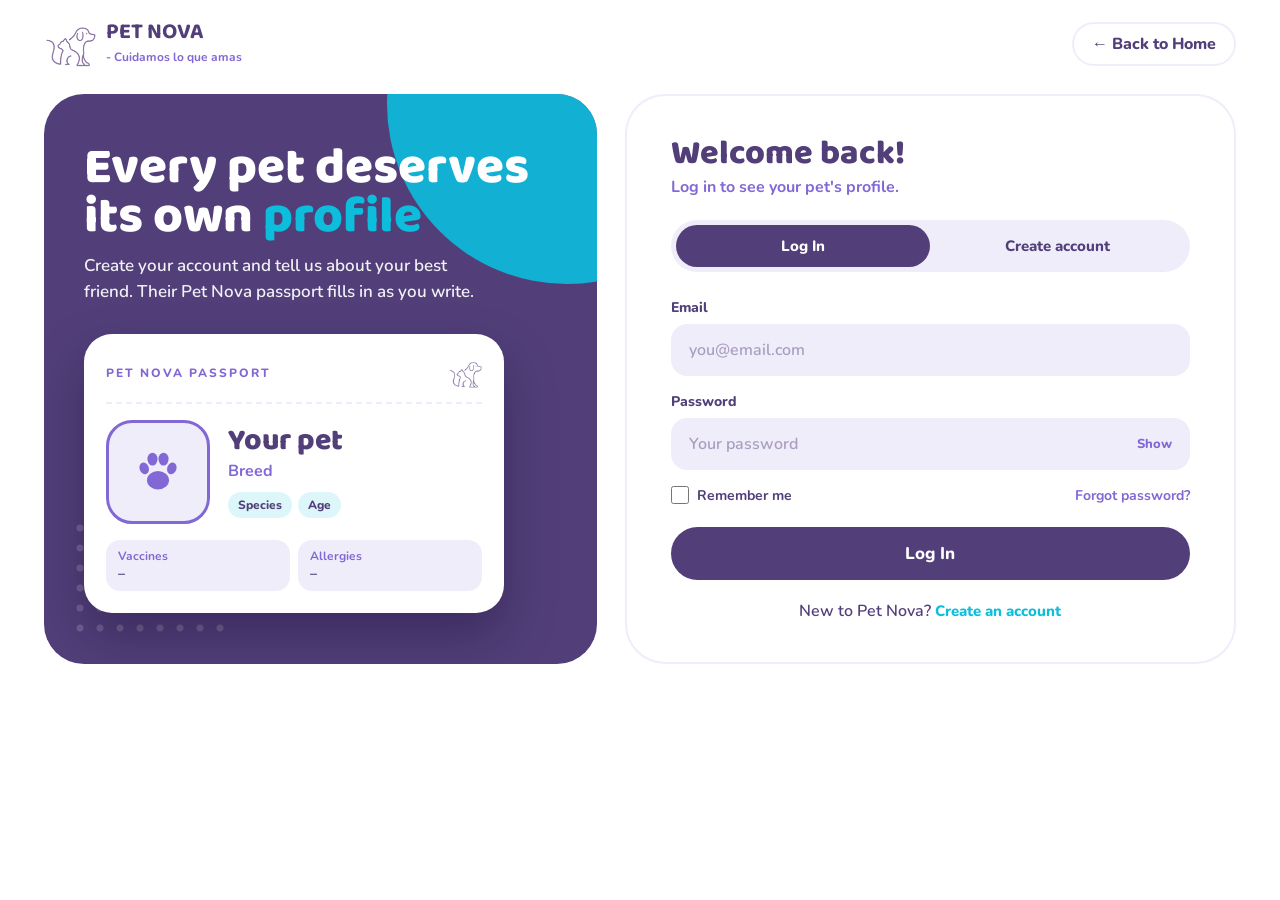
<file: login.html>
<!DOCTYPE html>
<html lang="en">

<head>
    <meta charset="UTF-8">
    <meta name="viewport" content="width=device-width, initial-scale=1.0">
    <title>Log In – Pet Nova</title>
    <link
        href="https://fonts.googleapis.com/css2?family=Baloo+2:wght@700;800&family=Nunito:wght@500;600;700;800&display=swap"
        rel="stylesheet">

    <style>
        /* ===================================================== */
        /* ===== BASE ===== */
        /* ===================================================== */
        :root {
            --morado: #523f7a;
            --lila: #8268d5;
            --celeste: #0cbddc;
            --tinta: #2b2046;
            --lila-suave: rgba(130, 104, 213, 0.12);
            --celeste-suave: rgba(12, 189, 220, 0.14);
        }

        * {
            margin: 0;
            padding: 0;
            box-sizing: border-box;
        }

        body {
            font-family: 'Nunito', Arial, sans-serif;
            color: var(--tinta);
            background: #fff;
            min-height: 100vh;
        }

        a {
            color: inherit;
            text-decoration: none;
        }

        h1,
        h2,
        h3 {
            font-family: 'Baloo 2', Arial, sans-serif;
            font-weight: 800;
        }

        :focus-visible {
            outline: 3px solid var(--celeste);
            outline-offset: 3px;
        }

        /* ===================================================== */
        /* ===== BARRA DE ARRIBA ===== */
        /* ===================================================== */
        .barra {
            max-width: 1240px;
            margin: 0 auto;
            padding: 18px 24px;
            display: flex;
            align-items: center;
            justify-content: space-between;
        }

        .logo {
            display: flex;
            align-items: center;
            gap: 10px;
        }

        .logo img {
            width: 52px;
            height: auto;
        }

        .logo strong {
            display: block;
            font-family: 'Baloo 2', sans-serif;
            font-size: 22px;
            color: var(--morado);
            line-height: 1.05;
        }

        .logo small {
            color: var(--lila);
            font-weight: 700;
            font-size: 12px;
        }

        .volver {
            font-weight: 800;
            color: var(--morado);
            padding: 9px 18px;
            border-radius: 30px;
            border: 2px solid var(--lila-suave);
            transition: border-color .25s;
        }

        .volver:hover {
            border-color: var(--lila);
        }

        /* ===================================================== */
        /* ===== DISEÑO PRINCIPAL ===== */
        /* ===================================================== */
        .principal {
            max-width: 1240px;
            margin: 0 auto;
            padding: 6px 24px 40px;
            display: grid;
            grid-template-columns: 0.95fr 1.05fr;
            gap: 28px;
            align-items: stretch;
        }

        /* ----- Lado izquierdo: pasaporte de la mascota ----- */
        .lado-mascota {
            position: relative;
            overflow: hidden;
            background: var(--morado);
            border-radius: 40px;
            padding: 44px 40px;
            color: #fff;
            display: flex;
            flex-direction: column;
            justify-content: center;
        }

        /* Decoración quieta */
        .lado-mascota::before {
            content: "";
            position: absolute;
            width: 360px;
            height: 360px;
            border-radius: 50%;
            background: var(--celeste);
            opacity: 0.9;
            top: -170px;
            right: -150px;
        }

        .lado-mascota::after {
            content: "";
            position: absolute;
            bottom: 26px;
            left: 26px;
            width: 160px;
            height: 120px;
            background: radial-gradient(circle, rgba(255, 255, 255, 0.18) 3px, transparent 4px) 0 0 / 20px 20px;
        }

        .lado-mascota>* {
            position: relative;
            z-index: 1;
        }

        .lado-mascota h1 {
            font-size: clamp(36px, 4vw, 52px);
            line-height: 0.95;
            margin-bottom: 12px;
        }

        .lado-mascota h1 span {
            color: var(--celeste);
        }

        .lado-mascota>p {
            font-weight: 600;
            font-size: 17px;
            line-height: 1.5;
            max-width: 400px;
            opacity: 0.92;
            margin-bottom: 30px;
        }

        /* El pasaporte (se llena mientras escribes) */
        .pasaporte {
            background: #fff;
            color: var(--tinta);
            border-radius: 28px;
            padding: 22px;
            max-width: 420px;
            box-shadow: 0 24px 50px rgba(20, 12, 45, 0.35);
        }

        .pasaporte-cabeza {
            display: flex;
            justify-content: space-between;
            align-items: center;
            border-bottom: 2px dashed var(--lila-suave);
            padding-bottom: 12px;
            margin-bottom: 16px;
        }

        .pasaporte-cabeza span {
            font-weight: 800;
            font-size: 12px;
            letter-spacing: 2px;
            color: var(--lila);
        }

        .pasaporte-cabeza img {
            width: 34px;
        }

        .pasaporte-cuerpo {
            display: flex;
            gap: 18px;
            align-items: center;
        }

        .pasaporte-foto {
            flex: none;
            width: 104px;
            height: 104px;
            border-radius: 26px;
            background: var(--lila-suave);
            border: 3px solid var(--lila);
            overflow: hidden;
            display: grid;
            place-items: center;
            color: var(--lila);
        }

        .pasaporte-foto svg {
            width: 46px;
            height: 46px;
        }

        .pasaporte-foto img {
            width: 100%;
            height: 100%;
            object-fit: cover;
        }

        .pasaporte h2 {
            font-size: 30px;
            line-height: 1;
            color: var(--morado);
            margin-bottom: 4px;
            word-break: break-word;
        }

        .pasaporte-raza {
            font-weight: 700;
            color: var(--lila);
            margin-bottom: 10px;
        }

        .chips {
            display: flex;
            flex-wrap: wrap;
            gap: 6px;
        }

        .chips span {
            font-size: 12px;
            font-weight: 800;
            padding: 5px 10px;
            border-radius: 20px;
            background: var(--celeste-suave);
            color: var(--morado);
        }

        .pasaporte-salud {
            display: grid;
            grid-template-columns: 1fr 1fr;
            gap: 8px;
            margin-top: 16px;
        }

        .pasaporte-salud div {
            background: var(--lila-suave);
            border-radius: 14px;
            padding: 8px 12px;
            font-size: 12px;
            font-weight: 700;
            color: var(--lila);
        }

        .pasaporte-salud b {
            display: block;
            font-size: 14px;
            color: var(--morado);
        }

        /* ----- Lado derecho: formularios ----- */
        .lado-form {
            background: #fff;
            border: 2px solid var(--lila-suave);
            border-radius: 40px;
            padding: 40px 44px;
        }

        .lado-form h2.titulo {
            font-size: 34px;
            line-height: 1.05;
            color: var(--morado);
        }

        .sub {
            color: var(--lila);
            font-weight: 700;
            margin: 4px 0 22px;
        }

        /* Pestañas */
        .pestanas {
            display: grid;
            grid-template-columns: 1fr 1fr;
            background: var(--lila-suave);
            border-radius: 30px;
            padding: 5px;
            margin-bottom: 26px;
        }

        .pestana {
            border: 0;
            background: transparent;
            font: 800 15px 'Nunito', sans-serif;
            color: var(--morado);
            padding: 11px;
            border-radius: 25px;
            cursor: pointer;
            transition: background .25s, color .25s;
        }

        .pestana.activa {
            background: var(--morado);
            color: #fff;
        }

        /* Pasos del registro */
        .pasos {
            display: flex;
            align-items: center;
            margin-bottom: 24px;
        }

        .paso-punto {
            display: flex;
            align-items: center;
            gap: 8px;
            font-weight: 800;
            font-size: 14px;
            color: rgba(82, 63, 122, 0.45);
            white-space: nowrap;
        }

        .paso-punto span {
            width: 32px;
            height: 32px;
            border-radius: 50%;
            display: grid;
            place-items: center;
            background: var(--lila-suave);
            color: var(--lila);
        }

        .paso-punto.hecho,
        .paso-punto.actual {
            color: var(--morado);
        }

        .paso-punto.actual span {
            background: var(--morado);
            color: #fff;
        }

        .paso-punto.hecho span {
            background: var(--celeste);
            color: #fff;
        }

        .paso-linea {
            flex: 1;
            height: 3px;
            margin: 0 10px;
            border-radius: 3px;
            background: var(--lila-suave);
        }

        .paso-linea.hecha {
            background: var(--celeste);
        }

        .paso {
            display: none;
        }

        .paso.activo {
            display: block;
        }

        /* Campos */
        .fila {
            display: grid;
            grid-template-columns: 1fr 1fr;
            gap: 14px;
        }

        .campo {
            display: flex;
            flex-direction: column;
            gap: 7px;
            margin-bottom: 16px;
            min-width: 0;
        }

        .campo>label,
        .campo>.etiqueta {
            font-weight: 800;
            font-size: 14px;
            color: var(--morado);
        }

        .campo>label span,
        .campo>.etiqueta span {
            color: var(--celeste);
        }

        .campo-caja {
            position: relative;
        }

        .campo input[type="text"],
        .campo input[type="email"],
        .campo input[type="password"],
        .campo input[type="date"],
        .campo select {
            width: 100%;
            font: 600 16px 'Nunito', sans-serif;
            color: var(--tinta);
            background: var(--lila-suave);
            border: 2px solid transparent;
            border-radius: 16px;
            padding: 13px 16px;
            outline: none;
            transition: border-color .25s, background .25s, box-shadow .25s;
        }

        .campo input::placeholder {
            color: rgba(82, 63, 122, 0.45);
        }

        .campo input:focus,
        .campo select:focus {
            background: #fff;
            border-color: var(--celeste);
            box-shadow: 0 0 0 4px var(--celeste-suave);
        }

        .ver-clave {
            position: absolute;
            right: 10px;
            top: 50%;
            transform: translateY(-50%);
            border: 0;
            background: none;
            color: var(--lila);
            font: 800 13px 'Nunito', sans-serif;
            padding: 6px 8px;
            cursor: pointer;
        }

        /* Opciones en botoncitos (tipo de mascota, sexo, tamaño, sí/no) */
        .opciones-chip {
            display: flex;
            flex-wrap: wrap;
            gap: 8px;
        }

        .opciones-chip label {
            cursor: pointer;
        }

        .opciones-chip input {
            position: absolute;
            opacity: 0;
            pointer-events: none;
        }

        .opciones-chip label span {
            display: inline-flex;
            align-items: center;
            gap: 6px;
            padding: 10px 16px;
            border-radius: 30px;
            border: 2px solid var(--lila-suave);
            font-weight: 800;
            font-size: 14px;
            color: var(--morado);
            transition: border-color .2s, background .2s, color .2s;
        }

        .opciones-chip label:hover span {
            border-color: var(--lila);
        }

        .opciones-chip input:checked+span {
            background: var(--lila);
            border-color: var(--lila);
            color: #fff;
        }

        .opciones-chip input:focus-visible+span {
            outline: 3px solid var(--celeste);
            outline-offset: 2px;
        }

        /* Subir foto */
        .subir-foto {
            display: flex;
            align-items: center;
            gap: 14px;
            padding: 12px;
            border-radius: 18px;
            border: 2px dashed var(--lila);
            background: var(--lila-suave);
            cursor: pointer;
            transition: background .25s;
        }

        .subir-foto:hover {
            background: rgba(130, 104, 213, 0.18);
        }

        .subir-foto input {
            position: absolute;
            opacity: 0;
            width: 1px;
            height: 1px;
        }

        .subir-foto-mini {
            flex: none;
            width: 52px;
            height: 52px;
            border-radius: 14px;
            background: #fff;
            display: grid;
            place-items: center;
            color: var(--lila);
            overflow: hidden;
        }

        .subir-foto-mini svg {
            width: 24px;
            height: 24px;
        }

        .subir-foto-mini img {
            width: 100%;
            height: 100%;
            object-fit: cover;
        }

        .subir-foto strong {
            display: block;
            color: var(--morado);
            font-size: 15px;
        }

        .subir-foto small {
            color: var(--lila);
            font-weight: 700;
        }

        /* Errores */
        .mensaje-error {
            display: none;
            font-size: 13px;
            font-weight: 700;
            color: var(--lila);
        }

        .campo.error input[type="text"],
        .campo.error input[type="email"],
        .campo.error input[type="password"] {
            border-color: var(--lila);
            background: #fff;
        }

        .campo.error .opciones-chip label span {
            border-color: var(--lila);
        }

        .campo.error .mensaje-error {
            display: block;
        }

        /* Aceptar política */
        .aceptar {
            display: flex;
            align-items: flex-start;
            gap: 10px;
            font-weight: 700;
            font-size: 14px;
            color: var(--morado);
            cursor: pointer;
        }

        .aceptar input {
            width: 18px;
            height: 18px;
            margin-top: 1px;
            accent-color: var(--lila);
            flex: none;
        }

        .aceptar a {
            color: var(--lila);
            text-decoration: underline;
        }

        /* Recordar / olvidé */
        .opciones {
            display: flex;
            justify-content: space-between;
            align-items: center;
            gap: 10px;
            margin: 2px 0 22px;
            font-size: 14px;
            font-weight: 700;
            color: var(--morado);
        }

        .recordar {
            display: flex;
            align-items: center;
            gap: 8px;
            cursor: pointer;
        }

        .recordar input {
            width: 18px;
            height: 18px;
            accent-color: var(--lila);
        }

        .olvide {
            color: var(--lila);
        }

        .olvide:hover {
            text-decoration: underline;
        }

        /* Botones */
        .botones {
            display: flex;
            gap: 12px;
            margin-top: 8px;
        }

        .boton-principal,
        .boton-secundario {
            flex: 1;
            border: 0;
            cursor: pointer;
            font: 800 17px 'Nunito', sans-serif;
            padding: 15px;
            border-radius: 40px;
            transition: background .25s, color .25s, transform .25s;
        }

        .boton-principal {
            color: #fff;
            background: var(--morado);
        }

        .boton-principal:hover {
            background: var(--lila);
            transform: translateY(-2px);
        }

        .boton-secundario {
            flex: 0 0 auto;
            padding: 15px 24px;
            color: var(--morado);
            background: var(--lila-suave);
        }

        .boton-secundario:hover {
            background: rgba(130, 104, 213, 0.2);
        }

        .cambiar {
            text-align: center;
            margin-top: 20px;
            font-weight: 600;
            color: var(--morado);
        }

        .cambiar button {
            border: 0;
            background: none;
            font: 800 15px 'Nunito', sans-serif;
            color: var(--celeste);
            cursor: pointer;
        }

        .cambiar button:hover {
            text-decoration: underline;
        }

        .formulario {
            display: none;
        }

        .formulario.activo {
            display: block;
        }

        /* Éxito */
        .exito {
            display: none;
            text-align: center;
            padding: 30px 0;
        }

        .exito.activo {
            display: block;
        }

        .exito-icono {
            width: 80px;
            height: 80px;
            margin: 0 auto 16px;
            border-radius: 50%;
            background: var(--celeste);
            color: #fff;
            display: grid;
            place-items: center;
            font-size: 40px;
            font-weight: 800;
        }

        .exito h2 {
            font-size: 34px;
            color: var(--morado);
        }

        .exito p {
            color: var(--morado);
            font-weight: 600;
            line-height: 1.5;
            margin: 8px auto 24px;
            max-width: 380px;
        }

        .exito a {
            display: inline-block;
            background: var(--celeste);
            color: #fff;
            font-weight: 800;
            padding: 14px 30px;
            border-radius: 40px;
            transition: background .25s;
        }

        .exito a:hover {
            background: var(--lila);
        }

        /* ===================================================== */
        /* ===== CELULAR Y TABLET ===== */
        /* ===================================================== */
        @media (max-width: 960px) {
            .principal {
                grid-template-columns: 1fr;
            }

            .lado-mascota {
                padding: 34px 26px;
                border-radius: 30px;
            }

            .lado-form {
                padding: 30px 22px;
                border-radius: 30px;
            }
        }

        @media (max-width: 520px) {
            .barra {
                padding: 14px 16px;
            }

            .volver {
                font-size: 14px;
                padding: 7px 12px;
            }

            .principal {
                padding: 0 12px 24px;
            }

            .fila {
                grid-template-columns: 1fr;
                gap: 0;
            }

            .paso-punto b {
                display: none;
            }

            .pasaporte-cuerpo {
                gap: 14px;
            }

            .pasaporte-foto {
                width: 84px;
                height: 84px;
            }

            .opciones {
                flex-direction: column;
                align-items: flex-start;
            }
        }
    </style>
</head>

<body>

    <!-- Íconos -->
    <svg width="0" height="0" style="position:absolute" aria-hidden="true">
        <symbol id="i-pata" viewBox="0 0 100 100" fill="currentColor">
            <ellipse cx="50" cy="68" rx="24" ry="20" />
            <ellipse cx="20" cy="42" rx="10" ry="13" transform="rotate(-20 20 42)" />
            <ellipse cx="38" cy="22" rx="11" ry="14" />
            <ellipse cx="62" cy="22" rx="11" ry="14" />
            <ellipse cx="80" cy="42" rx="10" ry="13" transform="rotate(20 80 42)" />
        </symbol>
        <symbol id="i-camara" viewBox="0 0 24 24" fill="none" stroke="currentColor" stroke-width="2.2"
            stroke-linecap="round" stroke-linejoin="round">
            <path d="M23 19a2 2 0 0 1-2 2H3a2 2 0 0 1-2-2V8a2 2 0 0 1 2-2h4l2-3h6l2 3h4a2 2 0 0 1 2 2z" />
            <circle cx="12" cy="13" r="4" />
        </symbol>
    </svg>

    <!-- ===== BARRA ===== -->
    <header class="barra">
        <a class="logo" href="index.html">
            <img src="petnovalogo.png" alt="Pet Nova logo"
                onerror="this.onerror=null; this.src='[data-uri]';">
            <span><strong>PET NOVA</strong><small>- Cuidamos lo que amas</small></span>
        </a>
        <a class="volver" href="index.html">← Back to Home</a>
    </header>

    <div class="principal">

        <!-- ===================================================== -->
        <!-- IZQUIERDA: el pasaporte de la mascota -->
        <!-- ===================================================== -->
        <aside class="lado-mascota">
            <h1>Every pet deserves its own <span>profile</span></h1>
            <p>Create your account and tell us about your best friend. Their Pet Nova passport fills in as you write.
            </p>

            <div class="pasaporte" aria-live="polite">
                <div class="pasaporte-cabeza">
                    <span>PET NOVA PASSPORT</span>
                    <img src="petnovalogo.png" alt=""
                        onerror="this.onerror=null; this.src='[data-uri]';">
                </div>
                <div class="pasaporte-cuerpo">
                    <div class="pasaporte-foto" id="pasFoto">
                        <svg viewBox="0 0 100 100">
                            <use href="#i-pata" />
                        </svg>
                    </div>
                    <div>
                        <h2 id="pasNombre">Your pet</h2>
                        <p class="pasaporte-raza" id="pasRaza">Breed</p>
                        <div class="chips" id="pasChips">
                            <span>Species</span><span>Age</span>
                        </div>
                    </div>
                </div>
                <div class="pasaporte-salud">
                    <div>Vaccines<b id="pasVacunas">–</b></div>
                    <div>Allergies<b id="pasAlergias">–</b></div>
                </div>
            </div>
        </aside>

        <!-- ===================================================== -->
        <!-- DERECHA: formularios -->
        <!-- ===================================================== -->
        <main class="lado-form">
            <div id="cabecera">
                <h2 class="titulo" id="tituloForm">Welcome back!</h2>
                <p class="sub" id="subForm">Log in to see your pet's profile.</p>

                <div class="pestanas" role="tablist">
                    <button class="pestana activa" data-form="formLogin" role="tab">Log In</button>
                    <button class="pestana" data-form="formRegistro" role="tab">Create account</button>
                </div>
            </div>

            <!-- ===================================================== -->
            <!-- LOG IN -->
            <!-- ===================================================== -->
            <form class="formulario activo" id="formLogin" novalidate>
                <div class="campo">
                    <label for="loginCorreo">Email</label>
                    <input type="email" id="loginCorreo" placeholder="you@email.com" autocomplete="email">
                    <small class="mensaje-error" id="errLoginCorreo">Please write a valid email.</small>
                </div>

                <div class="campo">
                    <label for="loginClave">Password</label>
                    <div class="campo-caja">
                        <input type="password" id="loginClave" placeholder="Your password"
                            autocomplete="current-password">
                        <button type="button" class="ver-clave">Show</button>
                    </div>
                    <small class="mensaje-error" id="errLoginClave">The password must have at least 6
                        characters.</small>
                </div>

                <div class="opciones">
                    <label class="recordar"><input type="checkbox" id="recordarme"> Remember me</label>
                    <a class="olvide" href="mensaje.html">Forgot password?</a>
                </div>

                <div class="botones">
                    <button type="submit" class="boton-principal" href="home-nuevo.html">Log In</button>
                </div>

                <p class="cambiar">New to Pet Nova? <button type="button" data-ir="formRegistro">Create an
                        account</button></p>
            </form>

            <!-- ===================================================== -->
            <!-- CREATE ACCOUNT (3 pasos) -->
            <!-- ===================================================== -->
            <form class="formulario" id="formRegistro" novalidate>

                <div class="pasos" aria-hidden="true">
                    <div class="paso-punto actual" data-punto="1"><span>1</span><b>You</b></div>
                    <div class="paso-linea" data-linea="1"></div>
                    <div class="paso-punto" data-punto="2"><span>2</span><b>Your pet</b></div>
                    <div class="paso-linea" data-linea="2"></div>
                    <div class="paso-punto" data-punto="3"><span>3</span><b>Health</b></div>
                </div>

                <!-- ===== PASO 1: TÚ ===== -->
                <div class="paso activo" data-paso="1">
                    <div class="campo">
                        <label for="regNombre">Your full name <span>*</span></label>
                        <input type="text" id="regNombre" placeholder="Your name" autocomplete="name" data-obligatorio>
                        <small class="mensaje-error">Please write your name.</small>
                    </div>

                    <div class="campo">
                        <label for="regCorreo">Email <span>*</span></label>
                        <input type="email" id="regCorreo" placeholder="you@email.com" autocomplete="email"
                            data-obligatorio>
                        <small class="mensaje-error" id="errRegCorreo">Please write a valid email.</small>
                    </div>

                    <div class="fila">
                        <div class="campo">
                            <label for="regClave">Password <span>*</span></label>
                            <div class="campo-caja">
                                <input type="password" id="regClave" placeholder="6+ characters"
                                    autocomplete="new-password" data-obligatorio>
                                <button type="button" class="ver-clave">Show</button>
                            </div>
                            <small class="mensaje-error">At least 6 characters.</small>
                        </div>
                        <div class="campo">
                            <label for="regClave2">Confirm password <span>*</span></label>
                            <input type="password" id="regClave2" placeholder="Write it again"
                                autocomplete="new-password" data-obligatorio>
                            <small class="mensaje-error">The passwords do not match.</small>
                        </div>
                    </div>

                    <div class="botones">
                        <button type="button" class="boton-principal" data-siguiente="2">Next: your pet →</button>
                    </div>
                </div>

                <!-- ===== PASO 2: TU MASCOTA ===== -->
                <div class="paso" data-paso="2">
                    <div class="campo">
                        <label for="mascotaNombre">What's your pet's name? <span>*</span></label>
                        <input type="text" id="mascotaNombre" placeholder="Max, Luna, Coco..." data-obligatorio>
                        <small class="mensaje-error">Please write your pet's name.</small>
                    </div>

                    <div class="campo" id="campoEspecie">
                        <span class="etiqueta">What kind of pet is it? <span>*</span></span>
                        <div class="opciones-chip">
                            <label><input type="radio" name="especie" value="Dog"><span>Dog</span></label>
                            <label><input type="radio" name="especie" value="Cat"><span>Cat</span></label>
                            <label><input type="radio" name="especie" value="Bird"><span>Bird</span></label>
                            <label><input type="radio" name="especie" value="Rabbit"><span>Rabbit</span></label>
                            <label><input type="radio" name="especie" value="Hamster"><span>Hamster</span></label>
                            <label><input type="radio" name="especie" value="Other"><span>Other</span></label>
                        </div>
                        <small class="mensaje-error">Please choose one.</small>
                    </div>

                    <div class="fila">
                        <div class="campo">
                            <label for="mascotaRaza">Breed</label>
                            <input type="text" id="mascotaRaza" placeholder="e.g. Beagle, Mixed">
                        </div>
                        <div class="campo">
                            <label for="mascotaNacimiento">Birthday</label>
                            <input type="date" id="mascotaNacimiento">
                        </div>
                    </div>

                    <div class="fila">
                        <div class="campo">
                            <span class="etiqueta">Sex</span>
                            <div class="opciones-chip">
                                <label><input type="radio" name="sexo" value="Male"><span>Male</span></label>
                                <label><input type="radio" name="sexo" value="Female"><span>Female</span></label>
                            </div>
                        </div>
                        <div class="campo">
                            <span class="etiqueta">Size</span>
                            <div class="opciones-chip">
                                <label><input type="radio" name="tamano" value="Small"><span>Small</span></label>
                                <label><input type="radio" name="tamano" value="Medium"><span>Medium</span></label>
                                <label><input type="radio" name="tamano" value="Large"><span>Large</span></label>
                            </div>
                        </div>
                    </div>

                    <div class="campo">
                        <span class="etiqueta">Photo of your pet</span>
                        <label class="subir-foto">
                            <input type="file" id="mascotaFoto" accept="image/*">
                            <span class="subir-foto-mini" id="fotoMini"><svg>
                                    <use href="#i-camara" />
                                </svg></span>
                            <span><strong>Upload a photo</strong><small>Optional · JPG or PNG</small></span>
                        </label>
                    </div>

                    <div class="botones">
                        <button type="button" class="boton-secundario" data-anterior="1">← Back</button>
                        <button type="button" class="boton-principal" data-siguiente="3">Next: health →</button>
                    </div>
                </div>

                <!-- ===== PASO 3: SALUD ===== -->
                <div class="paso" data-paso="3">
                    <div class="campo">
                        <span class="etiqueta">Are their vaccines up to date?</span>
                        <div class="opciones-chip">
                            <label><input type="radio" name="vacunas" value="Up to date"><span>Yes</span></label>
                            <label><input type="radio" name="vacunas" value="Pending"><span>No</span></label>
                            <label><input type="radio" name="vacunas" value="Not sure"><span>Not sure</span></label>
                        </div>
                    </div>

                    <div class="campo">
                        <span class="etiqueta">Is your pet spayed or neutered?</span>
                        <div class="opciones-chip">
                            <label><input type="radio" name="esterilizado" value="Yes"><span>Yes</span></label>
                            <label><input type="radio" name="esterilizado" value="No"><span>No</span></label>
                            <label><input type="radio" name="esterilizado" value="Not sure"><span>Not
                                    sure</span></label>
                        </div>
                    </div>

                    <div class="fila">
                        <div class="campo">
                            <label for="mascotaAlergias">Allergies</label>
                            <input type="text" id="mascotaAlergias" placeholder="None, chicken...">
                        </div>
                        <div class="campo">
                            <label for="mascotaVeterinaria">Usual vet clinic</label>
                            <input type="text" id="mascotaVeterinaria" placeholder="Clinic name">
                        </div>
                    </div>

                    <div class="campo" id="campoAceptar">
                        <label class="aceptar"><input type="checkbox" id="aceptoPolitica"> I accept the <a
                                href="privacidad.html" target="_blank">Privacy Policy</a> of Pet Nova</label>
                        <small class="mensaje-error">You need to accept the Privacy Policy.</small>
                    </div>

                    <div class="botones">
                        <button type="button" class="boton-secundario" data-anterior="2">← Back</button>
                        <button type="submit" class="boton-principal">Create account</button>
                    </div>
                </div>

                <p class="cambiar">Already have an account? <button type="button" data-ir="formLogin">Log in</button>
                </p>
            </form>

            <!-- ===== ÉXITO ===== -->
            <div class="exito" id="exito" role="status">
                <div class="exito-icono">✓</div>
                <h2 id="exitoTitulo">Welcome!</h2>
                <p id="exitoTexto"></p>
                <a href="index.html">Go to Home</a>
                <p class="cambiar"><button type="button" id="cerrarSesion">Log out</button></p>
            </div>
        </main>
    </div>

    <script>
        /* ===================================================== */
        /* ===== ATAJOS ===== */
        /* ===================================================== */
        const $ = id => document.getElementById(id);
        const formularios = document.querySelectorAll('.formulario');
        const pestanas = document.querySelectorAll('.pestana');

        /* ===================================================== */
        /* ===== CAMBIAR ENTRE LOG IN Y CREATE ACCOUNT ===== */
        /* ===================================================== */
        function mostrarFormulario(id) {
            formularios.forEach(f => f.classList.toggle('activo', f.id === id));
            pestanas.forEach(p => p.classList.toggle('activa', p.dataset.form === id));

            if (id === 'formLogin') {
                $('tituloForm').textContent = 'Welcome back!';
                $('subForm').textContent = "Log in to see your pet's profile.";
            } else {
                $('tituloForm').textContent = 'Join Pet Nova';
                $('subForm').textContent = 'Tell us about you and your best friend.';
                irAlPaso(1);
            }
        }

        pestanas.forEach(p => p.addEventListener('click', () => mostrarFormulario(p.dataset.form)));
        document.querySelectorAll('[data-ir]').forEach(b => b.addEventListener('click', () => mostrarFormulario(b.dataset.ir)));

        /* ===================================================== */
        /* ===== VER / OCULTAR CONTRASEÑA ===== */
        /* ===================================================== */
        document.querySelectorAll('.ver-clave').forEach(boton => {
            boton.addEventListener('click', () => {
                const input = boton.parentElement.querySelector('input');
                const oculto = input.type === 'password';
                input.type = oculto ? 'text' : 'password';
                boton.textContent = oculto ? 'Hide' : 'Show';
            });
        });

        /* ===================================================== */
        /* ===== REVISAR CAMPOS ===== */
        /* ===================================================== */
        function marcar(elemento, bien) {
            elemento.closest('.campo').classList.toggle('error', !bien);
            return bien;
        }

        function correoValido(valor) {
            return /^[^\s@]+@[^\s@]+\.[^\s@]+$/.test(valor);
        }

        function valorRadio(nombre) {
            const elegido = document.querySelector('input[name="' + nombre + '"]:checked');
            return elegido ? elegido.value : '';
        }

        document.querySelectorAll('.campo input').forEach(input => {
            input.addEventListener('input', () => input.closest('.campo').classList.remove('error'));
            input.addEventListener('change', () => input.closest('.campo').classList.remove('error'));
        });

        /* ===================================================== */
        /* ===== PASOS DEL REGISTRO ===== */
        /* ===================================================== */
        function irAlPaso(n) {
            document.querySelectorAll('.paso').forEach(p => p.classList.toggle('activo', Number(p.dataset.paso) === n));
            document.querySelectorAll('.paso-punto').forEach(p => {
                const num = Number(p.dataset.punto);
                p.classList.toggle('actual', num === n);
                p.classList.toggle('hecho', num < n);
                p.querySelector('span').textContent = num < n ? '✓' : num;
            });
            document.querySelectorAll('.paso-linea').forEach(l => l.classList.toggle('hecha', Number(l.dataset.linea) < n));
        }

        function revisarPaso(n) {
            if (n === 1) {
                const a = marcar($('regNombre'), $('regNombre').value.trim() !== '');
                $('errRegCorreo').textContent = 'Please write a valid email.';
                let b = marcar($('regCorreo'), correoValido($('regCorreo').value.trim()));
                if (b && leerUsuarios().some(u => u.correo === $('regCorreo').value.trim().toLowerCase())) {
                    $('errRegCorreo').textContent = 'This email already has an account. Log in instead.';
                    b = marcar($('regCorreo'), false);
                }
                const c = marcar($('regClave'), $('regClave').value.length >= 6);
                const d = marcar($('regClave2'), $('regClave2').value !== '' && $('regClave2').value === $('regClave').value);
                return a && b && c && d;
            }
            if (n === 2) {
                const a = marcar($('mascotaNombre'), $('mascotaNombre').value.trim() !== '');
                const b = marcar($('campoEspecie').querySelector('input'), valorRadio('especie') !== '');
                return a && b;
            }
            if (n === 3) {
                return marcar($('aceptoPolitica'), $('aceptoPolitica').checked);
            }
            return true;
        }

        document.querySelectorAll('[data-siguiente]').forEach(boton => {
            boton.addEventListener('click', () => {
                const siguiente = Number(boton.dataset.siguiente);
                if (revisarPaso(siguiente - 1)) irAlPaso(siguiente);
            });
        });

        document.querySelectorAll('[data-anterior]').forEach(boton => {
            boton.addEventListener('click', () => irAlPaso(Number(boton.dataset.anterior)));
        });

        /* ===================================================== */
        /* ===== FOTO DE LA MASCOTA (se achica para guardarla) ===== */
        /* ===================================================== */
        let fotoMascota = '';

        $('mascotaFoto').addEventListener('change', () => {
            const archivo = $('mascotaFoto').files[0];
            if (!archivo) return;

            const lector = new FileReader();
            lector.onload = () => {
                const img = new Image();
                img.onload = () => {
                    const lado = 240;
                    const lienzo = document.createElement('canvas');
                    lienzo.width = lado;
                    lienzo.height = lado;
                    const menor = Math.min(img.width, img.height);
                    lienzo.getContext('2d').drawImage(
                        img,
                        (img.width - menor) / 2, (img.height - menor) / 2, menor, menor,
                        0, 0, lado, lado
                    );
                    fotoMascota = lienzo.toDataURL('image/jpeg', 0.8);
                    $('fotoMini').innerHTML = '<img src="' + fotoMascota + '" alt="">';
                    actualizarPasaporte();
                };
                img.src = lector.result;
            };
            lector.readAsDataURL(archivo);
        });

        /* ===================================================== */
        /* ===== PASAPORTE: se llena mientras escribes ===== */
        /* ===================================================== */
        function calcularEdad(fecha) {
            if (!fecha) return '';
            const nacimiento = new Date(fecha);
            const hoy = new Date();
            let meses = (hoy.getFullYear() - nacimiento.getFullYear()) * 12 + (hoy.getMonth() - nacimiento.getMonth());
            if (hoy.getDate() < nacimiento.getDate()) meses--;
            if (meses < 0) return '';
            if (meses < 12) return meses + (meses === 1 ? ' month' : ' months');
            const anos = Math.floor(meses / 12);
            return anos + (anos === 1 ? ' year' : ' years');
        }

        function pintarPasaporte(m) {
            $('pasNombre').textContent = m.nombre || 'Your pet';
            $('pasRaza').textContent = m.raza || 'Breed';

            const chips = [m.especie || 'Species', calcularEdad(m.nacimiento) || 'Age'];
            if (m.sexo) chips.push(m.sexo);
            if (m.tamano) chips.push(m.tamano);
            $('pasChips').innerHTML = '';
            chips.forEach(texto => {
                const span = document.createElement('span');
                span.textContent = texto;
                $('pasChips').appendChild(span);
            });

            $('pasVacunas').textContent = m.vacunas || '–';
            $('pasAlergias').textContent = m.alergias || '–';

            if (m.foto) {
                $('pasFoto').innerHTML = '<img src="' + m.foto + '" alt="">';
            } else {
                $('pasFoto').innerHTML = '<svg viewBox="0 0 100 100"><use href="#i-pata"/></svg>';
            }
        }

        function datosMascota() {
            return {
                nombre: $('mascotaNombre').value.trim(),
                especie: valorRadio('especie'),
                raza: $('mascotaRaza').value.trim(),
                nacimiento: $('mascotaNacimiento').value,
                sexo: valorRadio('sexo'),
                tamano: valorRadio('tamano'),
                foto: fotoMascota,
                vacunas: valorRadio('vacunas'),
                esterilizado: valorRadio('esterilizado'),
                alergias: $('mascotaAlergias').value.trim(),
                veterinaria: $('mascotaVeterinaria').value.trim()
            };
        }

        function actualizarPasaporte() {
            pintarPasaporte(datosMascota());
        }

        $('formRegistro').addEventListener('input', actualizarPasaporte);
        $('formRegistro').addEventListener('change', actualizarPasaporte);

        /* ===================================================== */
        /* ===== CUENTAS (se guardan en este navegador) ===== */
        /* ===================================================== */
        const CLAVE_USUARIOS = 'petnovaUsuarios';
        const CLAVE_SESION = 'petnovaSesion';

        function leerUsuarios() {
            try {
                return JSON.parse(localStorage.getItem(CLAVE_USUARIOS)) || [];
            } catch (e) {
                return [];
            }
        }

        function guardarUsuarios(lista) {
            try {
                localStorage.setItem(CLAVE_USUARIOS, JSON.stringify(lista));
                return true;
            } catch (e) {
                return false;
            }
        }

        /* La contraseña se guarda convertida en un código que no se puede leer */
        async function cifrar(texto) {
            if (window.crypto && crypto.subtle) {
                const datos = new TextEncoder().encode('petnova:' + texto);
                const resultado = await crypto.subtle.digest('SHA-256', datos);
                return [...new Uint8Array(resultado)].map(b => b.toString(16).padStart(2, '0')).join('');
            }
            let h = 0;
            for (const c of 'petnova:' + texto) h = (h * 31 + c.charCodeAt(0)) | 0;
            return 'h' + h;
        }

        function iniciarSesion(usuario, recordar) {
            try {
                sessionStorage.removeItem(CLAVE_SESION);
                localStorage.removeItem(CLAVE_SESION);
                (recordar ? localStorage : sessionStorage).setItem(CLAVE_SESION, usuario.correo);
            } catch (e) { }
        }

        function usuarioEnSesion() {
            try {
                const correo = sessionStorage.getItem(CLAVE_SESION) || localStorage.getItem(CLAVE_SESION);
                return leerUsuarios().find(u => u.correo === correo) || null;
            } catch (e) {
                return null;
            }
        }

        function mostrarExito(titulo, texto, mascota) {
            $('cabecera').style.display = 'none';
            formularios.forEach(f => f.classList.remove('activo'));
            $('exitoTitulo').textContent = titulo;
            $('exitoTexto').textContent = texto;
            $('exito').classList.add('activo');
            if (mascota) pintarPasaporte(mascota);
        }

        $('cerrarSesion').addEventListener('click', () => {
            try {
                sessionStorage.removeItem(CLAVE_SESION);
                localStorage.removeItem(CLAVE_SESION);
            } catch (e) { }
            $('exito').classList.remove('activo');
            $('cabecera').style.display = '';
            $('formLogin').reset();
            $('formRegistro').reset();
            fotoMascota = '';
            $('fotoMini').innerHTML = '<svg><use href="#i-camara"/></svg>';
            pintarPasaporte({});
            mostrarFormulario('formLogin');
        });

        /* ===== LOG IN ===== */
        $('formLogin').addEventListener('submit', async e => {
            e.preventDefault();
            const correo = $('loginCorreo');
            const clave = $('loginClave');
            $('errLoginCorreo').textContent = 'Please write a valid email.';
            $('errLoginClave').textContent = 'The password must have at least 6 characters.';

            const ok1 = marcar(correo, correoValido(correo.value.trim()));
            const ok2 = marcar(clave, clave.value.length >= 6);
            if (!ok1 || !ok2) return;

            const usuario = leerUsuarios().find(u => u.correo === correo.value.trim().toLowerCase());
            if (!usuario) {
                $('errLoginCorreo').textContent = 'There is no account with this email. Create one first.';
                marcar(correo, false);
                return;
            }
            if (usuario.clave !== await cifrar(clave.value)) {
                $('errLoginClave').textContent = 'Wrong password. Try again.';
                marcar(clave, false);
                return;
            }

            iniciarSesion(usuario, $('recordarme').checked);
            mostrarExito(
                'Welcome back, ' + usuario.nombre.split(' ')[0] + '!',
                usuario.mascota.nombre + ' is waiting for you.',
                usuario.mascota
            );
        });

        /* ===== CREATE ACCOUNT ===== */
        $('formRegistro').addEventListener('submit', async e => {
            e.preventDefault();
            if (!revisarPaso(1)) { irAlPaso(1); return; }
            if (!revisarPaso(2)) { irAlPaso(2); return; }
            if (!revisarPaso(3)) return;

            const usuarios = leerUsuarios();
            const nuevo = {
                nombre: $('regNombre').value.trim(),
                correo: $('regCorreo').value.trim().toLowerCase(),
                clave: await cifrar($('regClave').value),
                mascota: datosMascota(),
                creado: new Date().toISOString()
            };

            usuarios.push(nuevo);
            if (!guardarUsuarios(usuarios)) {
                // Si la foto es muy pesada para guardarse, se guarda sin foto
                nuevo.mascota.foto = '';
                if (!guardarUsuarios(usuarios)) {
                    alert('Your browser blocked saving the account. Try another browser.');
                    return;
                }
            }

            iniciarSesion(nuevo, true);
            mostrarExito(
                'Welcome, ' + nuevo.nombre.split(' ')[0] + '!',
                'Your account was created and ' + nuevo.mascota.nombre + ' now has a Pet Nova passport.',
                nuevo.mascota
            );
        });

        /* ===== Si ya había iniciado sesión ===== */
        const yaConectado = usuarioEnSesion();
        if (yaConectado) {
            mostrarExito(
                'Hi, ' + yaConectado.nombre.split(' ')[0] + '!',
                'You are already logged in. ' + yaConectado.mascota.nombre + ' is waiting for you.',
                yaConectado.mascota
            );
        }
    </script>

</body>

</html>
</file>
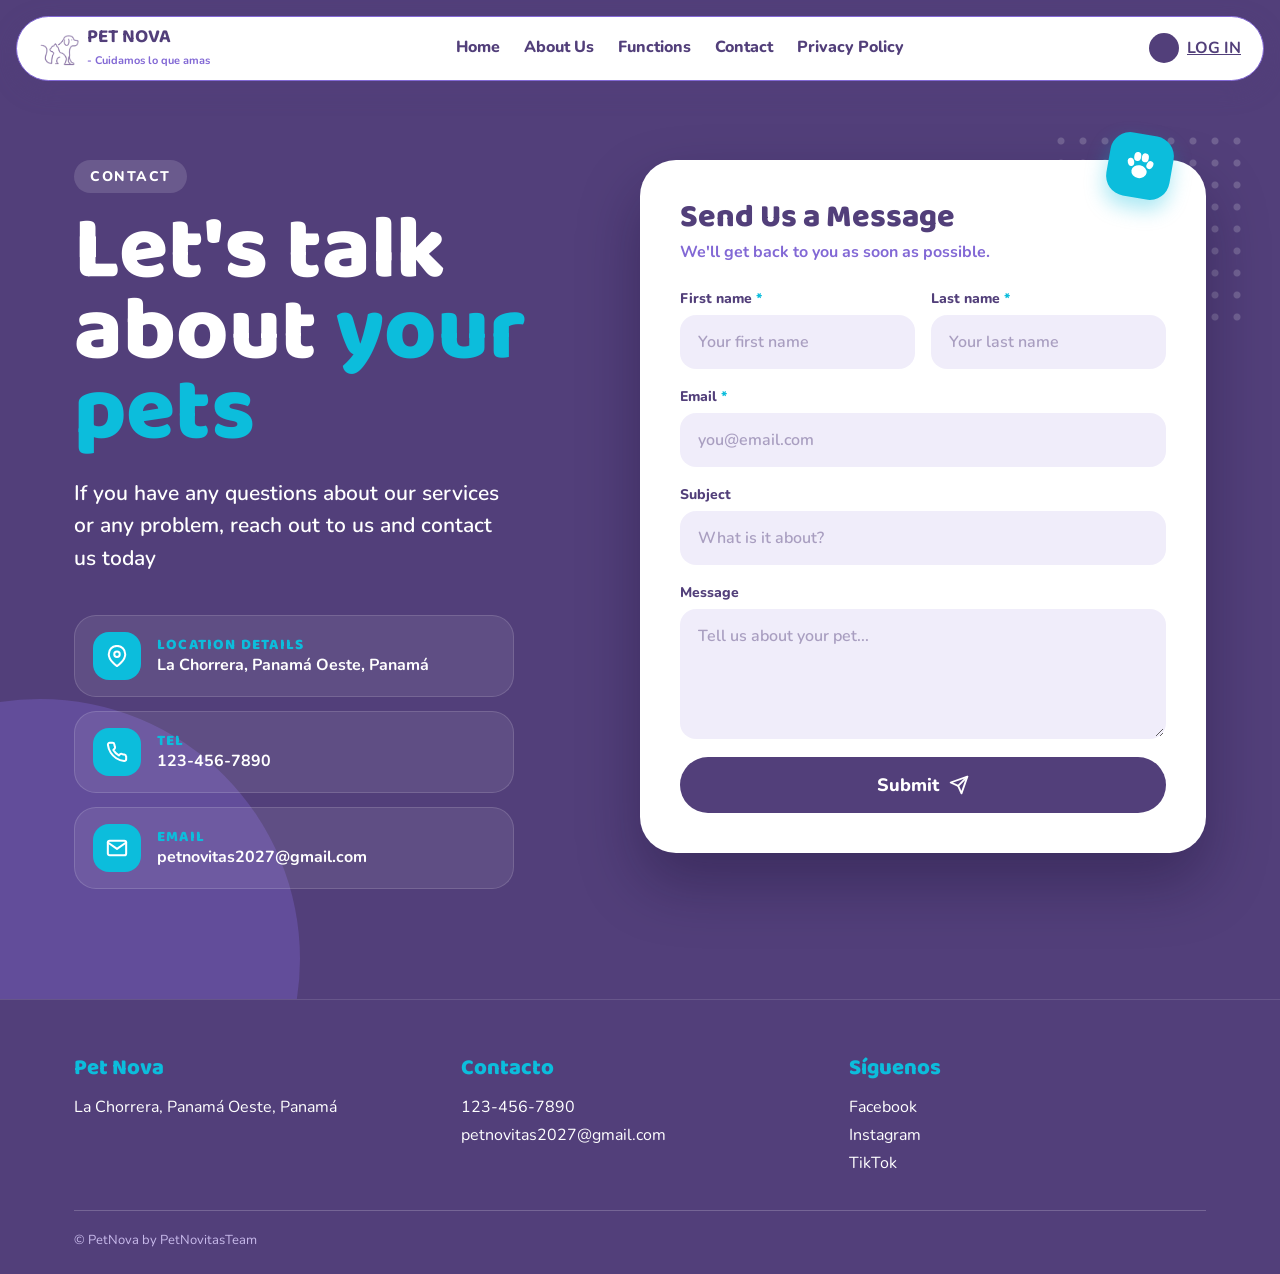
<file: mensaje.html>
<!DOCTYPE html>
<html lang="en">

<head>
    <meta charset="UTF-8">
    <meta name="viewport" content="width=device-width, initial-scale=1.0">
    <title>Contact – Pet Nova</title>
    <link
        href="https://fonts.googleapis.com/css2?family=Baloo+2:wght@600;700;800&family=Nunito:wght@500;600;700;800&display=swap"
        rel="stylesheet">

    <style>
        /* ===================================================== */
        /* ===== BASE ===== */
        /* ===================================================== */
        :root {
            --morado: #523f7a;
            --lila: #8268d5;
            --celeste: #0cbddc;
            --tinta: #2b2046;
            --blanco: #ffffff;
            /* Tonos suaves hechos con los mismos colores de Pet Nova */
            --lila-suave: rgba(130, 104, 213, 0.12);
            --celeste-suave: rgba(12, 189, 220, 0.14);
        }

        * {
            margin: 0;
            padding: 0;
            box-sizing: border-box;
        }

        html {
            scroll-behavior: smooth;
        }

        body {
            font-family: 'Nunito', Arial, sans-serif;
            color: var(--tinta);
            background: var(--morado);
            overflow-x: hidden;
        }

        img {
            max-width: 100%;
            display: block;
        }

        a {
            text-decoration: none;
            color: inherit;
        }

        h1,
        h2,
        h3,
        h4 {
            font-family: 'Baloo 2', Arial, sans-serif;
            font-weight: 800;
        }

        .contenedor {
            max-width: 1180px;
            margin: 0 auto;
            padding: 0 24px;
        }

        :focus-visible {
            outline: 3px solid var(--celeste);
            outline-offset: 3px;
        }

        /* Aparecer suave al cargar / al bajar (una sola vez) */
        .reveal {
            opacity: 0;
            transform: translateY(24px);
            transition: opacity 0.8s ease, transform 0.8s cubic-bezier(0.2, 0.8, 0.2, 1);
        }

        .reveal.visible {
            opacity: 1;
            transform: none;
        }

        .retraso-1 {
            transition-delay: 0.12s;
        }

        .retraso-2 {
            transition-delay: 0.24s;
        }

        /* ===================================================== */
        /* ===== MENÚ ===== */
        /* ===================================================== */
        .menu {
            position: fixed;
            top: 16px;
            left: 16px;
            right: 16px;
            z-index: 1000;
            background: #fff;
            border: 1px solid var(--lila);
            border-radius: 50px;
            padding: 10px 22px;
            box-shadow: 0 8px 25px rgba(82, 63, 122, .35);
            display: flex;
            align-items: center;
            justify-content: space-between;
            gap: 14px;
        }

        .logo {
            display: flex;
            align-items: center;
            gap: 8px;
        }

        .logo img {
            width: 40px;
        }

        .logo-texto strong {
            display: block;
            font-family: 'Baloo 2';
            font-size: 19px;
            color: var(--morado);
            line-height: 1.1;
        }

        .logo-texto small {
            color: var(--lila);
            font-weight: 700;
            font-size: 11px;
        }

        .menu nav {
            display: flex;
            gap: 24px;
        }

        .menu nav a {
            font-weight: 800;
            color: var(--morado);
            padding: 4px 0;
            border-bottom: 3px solid transparent;
            transition: border-color .25s, color .25s;
        }

        .menu nav a:hover,
        .menu nav a.actual {
            color: var(--lila);
            border-color: var(--lila);
        }

        .login {
            display: flex;
            align-items: center;
            gap: 8px;
            font-weight: 700;
            text-decoration: underline;
            color: var(--morado);
        }

        .circulo-morado {
            width: 30px;
            height: 30px;
            border-radius: 50%;
            background: var(--morado);
        }

        .menu-boton {
            display: none;
            background: none;
            border: 0;
            font-size: 26px;
            color: var(--morado);
            cursor: pointer;
        }

        /* ===================================================== */
        /* ===== CONTACTO ===== */
        /* ===================================================== */
        .contacto {
            position: relative;
            padding: 160px 0 110px;
            overflow: hidden;
        }

        /* Decoración: círculo lila y puntitos (quietos) */
        .contacto::before {
            content: "";
            position: absolute;
            width: 520px;
            height: 520px;
            border-radius: 50%;
            background: var(--lila);
            opacity: 0.35;
            left: -220px;
            bottom: -220px;
        }

        .contacto::after {
            content: "";
            position: absolute;
            top: 130px;
            right: 30px;
            width: 200px;
            height: 200px;
            background: radial-gradient(circle, rgba(255, 255, 255, 0.18) 3px, transparent 4px) 0 0 / 22px 22px;
        }

        .contacto-grid {
            position: relative;
            z-index: 1;
            display: grid;
            grid-template-columns: 1fr 1.05fr;
            gap: 60px;
            align-items: start;
        }

        /* ----- Lado izquierdo ----- */
        .etiqueta-seccion {
            display: inline-block;
            font-weight: 800;
            font-size: 14px;
            letter-spacing: 1.5px;
            text-transform: uppercase;
            padding: 7px 16px;
            border-radius: 30px;
            margin-bottom: 18px;
            background: rgba(255, 255, 255, 0.14);
            color: #fff;
        }

        .contacto h1 {
            font-size: clamp(54px, 7vw, 100px);
            line-height: 0.9;
            color: #fff;
            margin-bottom: 24px;
        }

        .contacto h1 span {
            color: var(--celeste);
        }

        .contacto-intro {
            color: #fff;
            font-size: clamp(18px, 1.8vw, 21px);
            font-weight: 600;
            line-height: 1.55;
            max-width: 440px;
            margin-bottom: 40px;
        }

        /* Tarjetas de datos de contacto */
        .datos {
            display: flex;
            flex-direction: column;
            gap: 14px;
            max-width: 440px;
        }

        .dato {
            display: flex;
            align-items: center;
            gap: 16px;
            padding: 16px 18px;
            border-radius: 22px;
            background: rgba(255, 255, 255, 0.08);
            border: 1px solid rgba(255, 255, 255, 0.14);
            color: #fff;
            transition: background .3s, transform .3s;
        }

        a.dato:hover {
            background: rgba(255, 255, 255, 0.15);
            transform: translateX(4px);
        }

        .dato-icono {
            flex: none;
            width: 48px;
            height: 48px;
            border-radius: 16px;
            display: grid;
            place-items: center;
            background: var(--celeste);
            color: #fff;
        }

        .dato-icono svg {
            width: 22px;
            height: 22px;
        }

        .dato h4 {
            font-size: 15px;
            letter-spacing: 1.2px;
            text-transform: uppercase;
            color: var(--celeste);
            line-height: 1.2;
        }

        .dato p {
            font-weight: 700;
            font-size: 16px;
        }

        /* ----- Formulario ----- */
        .formulario {
            position: relative;
            background: #fff;
            border-radius: 36px;
            padding: 40px;
            box-shadow: 0 30px 60px rgba(20, 12, 45, 0.35);
        }

        /* Patita celeste en la esquina */
        .formulario-pata {
            position: absolute;
            top: -26px;
            right: 34px;
            width: 64px;
            height: 64px;
            border-radius: 20px;
            background: var(--celeste);
            color: #fff;
            display: grid;
            place-items: center;
            transform: rotate(10deg);
            box-shadow: 0 10px 20px rgba(12, 189, 220, 0.35);
        }

        .formulario-pata svg {
            width: 32px;
            height: 32px;
        }

        .formulario h2 {
            font-size: 32px;
            color: var(--morado);
            line-height: 1.1;
            margin-bottom: 6px;
        }

        .formulario-sub {
            color: var(--lila);
            font-weight: 700;
            margin-bottom: 26px;
        }

        .fila {
            display: grid;
            grid-template-columns: 1fr 1fr;
            gap: 16px;
        }

        .campo {
            display: flex;
            flex-direction: column;
            gap: 7px;
            margin-bottom: 18px;
        }

        .campo label {
            font-weight: 800;
            font-size: 14px;
            color: var(--morado);
        }

        .campo label span {
            color: var(--celeste);
        }

        .campo input,
        .campo textarea {
            font: 600 16px 'Nunito', sans-serif;
            color: var(--tinta);
            background: var(--lila-suave);
            border: 2px solid transparent;
            border-radius: 16px;
            padding: 14px 16px;
            outline: none;
            transition: border-color .25s, background .25s, box-shadow .25s;
        }

        .campo textarea {
            min-height: 130px;
            resize: vertical;
        }

        .campo input::placeholder,
        .campo textarea::placeholder {
            color: rgba(82, 63, 122, 0.45);
        }

        .campo input:focus,
        .campo textarea:focus {
            background: #fff;
            border-color: var(--celeste);
            box-shadow: 0 0 0 4px var(--celeste-suave);
        }

        /* Campo con error */
        .campo.error input,
        .campo.error textarea {
            border-color: var(--lila);
            background: #fff;
        }

        .mensaje-error {
            display: none;
            font-size: 13px;
            font-weight: 700;
            color: var(--lila);
        }

        .campo.error .mensaje-error {
            display: block;
        }

        .boton-enviar {
            width: 100%;
            display: flex;
            justify-content: center;
            align-items: center;
            gap: 10px;
            border: 0;
            cursor: pointer;
            font: 800 18px 'Nunito', sans-serif;
            color: #fff;
            background: var(--morado);
            padding: 16px;
            border-radius: 40px;
            margin-top: 6px;
            transition: background .25s, transform .25s;
        }

        .boton-enviar:hover {
            background: var(--lila);
            transform: translateY(-2px);
        }

        .boton-enviar:disabled {
            opacity: 0.7;
            cursor: wait;
            transform: none;
        }

        .aviso-error {
            display: none;
            margin-top: 14px;
            padding: 12px 14px;
            border-radius: 14px;
            background: var(--lila-suave);
            color: var(--morado);
            font-weight: 700;
            font-size: 14px;
            text-align: center;
        }

        .boton-enviar svg {
            width: 20px;
            height: 20px;
        }

        /* Mensaje de gracias */
        .gracias {
            display: none;
            text-align: center;
            padding: 30px 10px;
        }

        .gracias-icono {
            width: 80px;
            height: 80px;
            margin: 0 auto 18px;
            border-radius: 50%;
            background: var(--celeste);
            color: #fff;
            display: grid;
            place-items: center;
            font-size: 40px;
            font-weight: 800;
        }

        .gracias h2 {
            margin-bottom: 10px;
        }

        .gracias p {
            color: var(--morado);
            font-weight: 600;
            line-height: 1.5;
            margin-bottom: 22px;
        }

        .gracias button {
            border: 2px solid var(--lila);
            background: #fff;
            color: var(--lila);
            font: 800 15px 'Nunito', sans-serif;
            padding: 10px 22px;
            border-radius: 30px;
            cursor: pointer;
            transition: background .25s, color .25s;
        }

        .gracias button:hover {
            background: var(--lila);
            color: #fff;
        }

        .formulario.enviado form {
            display: none;
        }

        .formulario.enviado .gracias {
            display: block;
        }

        /* ===================================================== */
        /* ===== FOOTER ===== */
        /* ===================================================== */
        footer {
            background: var(--morado);
            border-top: 1px solid rgba(255, 255, 255, 0.12);
            color: #fff;
            padding: 50px 0 25px;
        }

        .footer-columnas {
            display: flex;
            flex-wrap: wrap;
            gap: 30px;
            margin-bottom: 30px;
        }

        .footer-columnas>div {
            flex: 1;
            min-width: 200px;
        }

        footer h4 {
            font-size: 22px;
            color: var(--celeste);
            margin-bottom: 10px;
        }

        footer ul {
            list-style: none;
        }

        footer li {
            margin-bottom: 6px;
        }

        footer a:hover {
            text-decoration: underline;
        }

        .copyright {
            border-top: 1px solid rgba(255, 255, 255, .2);
            padding-top: 20px;
            font-size: 13px;
            color: #c9bbec;
        }

        /* ===================================================== */
        /* ===== CELULAR Y TABLET ===== */
        /* ===================================================== */
        @media (max-width: 960px) {
            .contacto-grid {
                grid-template-columns: 1fr;
                gap: 50px;
            }
        }

        @media (max-width: 860px) {
            .menu {
                border-radius: 26px;
                flex-wrap: wrap;
            }

            .menu-boton {
                display: block;
                margin-left: auto;
            }

            .login {
                display: none;
            }

            .menu nav {
                display: none;
                flex-direction: column;
                gap: 10px;
                width: 100%;
                padding: 8px 0;
            }

            .menu nav.abierto {
                display: flex;
            }
        }

        @media (max-width: 560px) {
            .contacto {
                padding-top: 130px;
            }

            .formulario {
                padding: 34px 22px 26px;
                border-radius: 28px;
            }

            .fila {
                grid-template-columns: 1fr;
                gap: 0;
            }
        }

        @media (prefers-reduced-motion: reduce) {

            *,
            *::before,
            *::after {
                transition-duration: .01ms !important;
            }

            .reveal {
                opacity: 1;
                transform: none;
            }
        }
    </style>
</head>

<body>

    <!-- Íconos -->
    <svg width="0" height="0" style="position:absolute" aria-hidden="true">
        <symbol id="i-pata" viewBox="0 0 100 100" fill="currentColor">
            <ellipse cx="50" cy="68" rx="24" ry="20" />
            <ellipse cx="20" cy="42" rx="10" ry="13" transform="rotate(-20 20 42)" />
            <ellipse cx="38" cy="22" rx="11" ry="14" />
            <ellipse cx="62" cy="22" rx="11" ry="14" />
            <ellipse cx="80" cy="42" rx="10" ry="13" transform="rotate(20 80 42)" />
        </symbol>
        <symbol id="i-pin" viewBox="0 0 24 24" fill="none" stroke="currentColor" stroke-width="2.2"
            stroke-linecap="round" stroke-linejoin="round">
            <path d="M21 10c0 7-9 13-9 13s-9-6-9-13a9 9 0 0 1 18 0z" />
            <circle cx="12" cy="10" r="3" />
        </symbol>
        <symbol id="i-telefono" viewBox="0 0 24 24" fill="none" stroke="currentColor" stroke-width="2.2"
            stroke-linecap="round" stroke-linejoin="round">
            <path
                d="M22 16.9v3a2 2 0 0 1-2.2 2 19.8 19.8 0 0 1-8.6-3.1 19.5 19.5 0 0 1-6-6A19.8 19.8 0 0 1 2.1 4.2 2 2 0 0 1 4.1 2h3a2 2 0 0 1 2 1.7c.1.9.4 1.8.7 2.7a2 2 0 0 1-.5 2.1L8 9.8a16 16 0 0 0 6 6l1.3-1.3a2 2 0 0 1 2.1-.4c.9.3 1.8.6 2.7.7a2 2 0 0 1 1.7 2z" />
        </symbol>
        <symbol id="i-correo" viewBox="0 0 24 24" fill="none" stroke="currentColor" stroke-width="2.2"
            stroke-linecap="round" stroke-linejoin="round">
            <rect x="2" y="4" width="20" height="16" rx="2" />
            <path d="m22 6-10 7L2 6" />
        </symbol>
        <symbol id="i-enviar" viewBox="0 0 24 24" fill="none" stroke="currentColor" stroke-width="2.2"
            stroke-linecap="round" stroke-linejoin="round">
            <line x1="22" y1="2" x2="11" y2="13" />
            <polygon points="22 2 15 22 11 13 2 9 22 2" />
        </symbol>
    </svg>

    <!-- MENÚ -->
    <header class="menu" id="menu">
        <a class="logo" href="index.html">
            <img src="petnovalogo.png" alt="" onerror="this.style.display='none'">
            <span class="logo-texto"><strong>PET NOVA</strong><small>- Cuidamos lo que amas</small></span>
        </a>
        <button class="menu-boton" id="menuBoton" aria-label="Abrir menú" aria-expanded="false">☰</button>
        <nav id="menuNav">
            <a href="index.html">Home</a>
            <a href="index-about us.html">About Us</a>
            <a href="home-nuevo.html#funciones">Functions</a>
            <a href="mensaje.html">Contact</a>
            <a href="privacidad.html">Privacy Policy</a>
        </nav>
        <a class="login" href="#formulario"><span class="circulo-morado"></span>LOG IN</a>
    </header>

    <main>
        <section class="contacto">
            <div class="contenedor contacto-grid">

                <!-- ===== Lado izquierdo: título y datos ===== -->
                <div>
                    <span class="etiqueta-seccion reveal">Contact</span>
                    <h1 class="reveal">Let's talk about <span>your pets</span></h1>
                    <p class="contacto-intro reveal retraso-1">If you have any questions about our services or any
                        problem, reach out to us and contact us today</p>

                    <div class="datos">
                        <div class="dato reveal retraso-1">
                            <span class="dato-icono"><svg>
                                    <use href="#i-pin" />
                                </svg></span>
                            <div>
                                <h4>Location Details</h4>
                                <p>La Chorrera, Panamá Oeste, Panamá</p>
                            </div>
                        </div>
                        <a class="dato reveal retraso-2" href="tel:1234567890">
                            <span class="dato-icono"><svg>
                                    <use href="#i-telefono" />
                                </svg></span>
                            <div>
                                <h4>Tel</h4>
                                <p>123-456-7890</p>
                            </div>
                        </a>
                        <a class="dato reveal retraso-2" href="mailto:petnovitas2027@gmail.com">
                            <span class="dato-icono"><svg>
                                    <use href="#i-correo" />
                                </svg></span>
                            <div>
                                <h4>Email</h4>
                                <p>petnovitas2027@gmail.com</p>
                            </div>
                        </a>
                    </div>
                </div>

                <!-- ===== Lado derecho: formulario ===== -->
                <div class="formulario reveal retraso-1" id="formulario">
                    <span class="formulario-pata"><svg viewBox="0 0 100 100">
                            <use href="#i-pata" />
                        </svg></span>

                    <form id="formContacto" novalidate>
                        <h2>Send Us a Message</h2>
                        <p class="formulario-sub">We'll get back to you as soon as possible.</p>

                        <div class="fila">
                            <div class="campo">
                                <label for="nombre">First name <span>*</span></label>
                                <input type="text" id="nombre" name="nombre" placeholder="Your first name"
                                    autocomplete="given-name" required>
                                <small class="mensaje-error">Please write your first name.</small>
                            </div>
                            <div class="campo">
                                <label for="apellido">Last name <span>*</span></label>
                                <input type="text" id="apellido" name="apellido" placeholder="Your last name"
                                    autocomplete="family-name" required>
                                <small class="mensaje-error">Please write your last name.</small>
                            </div>
                        </div>

                        <div class="campo">
                            <label for="correo">Email <span>*</span></label>
                            <input type="email" id="correo" name="correo" placeholder="you@email.com"
                                autocomplete="email" required>
                            <small class="mensaje-error">Please write a valid email.</small>
                        </div>

                        <div class="campo">
                            <label for="asunto">Subject</label>
                            <input type="text" id="asunto" name="asunto" placeholder="What is it about?">
                        </div>

                        <div class="campo">
                            <label for="mensaje">Message</label>
                            <textarea id="mensaje" name="mensaje" placeholder="Tell us about your pet..."></textarea>
                        </div>

                        <button type="submit" class="boton-enviar">Submit <svg>
                                <use href="#i-enviar" />
                            </svg></button>
                        <p class="aviso-error" id="avisoError" role="alert">Oops! The message could not be sent. Please
                            try again or write to petnovitas2027@gmail.com.</p>
                    </form>

                    <!-- Se muestra después de enviar -->
                    <div class="gracias" role="status">
                        <div class="gracias-icono">✓</div>
                        <h2>Thank you!</h2>
                        <p>Your message was sent. We will answer you soon.</p>
                        <button type="button" id="otroMensaje">Send another message</button>
                    </div>
                </div>

            </div>
        </section>
    </main>

    <!-- FOOTER -->
    <footer id="contacto">
        <div class="contenedor">
            <div class="footer-columnas">
                <div>
                    <h4>Pet Nova</h4>
                    <p>La Chorrera, Panamá Oeste, Panamá</p>
                </div>
                <div>
                    <h4>Contacto</h4>
                    <ul>
                        <li>123-456-7890</li>
                        <li><a href="mailto:petnovitas2027@gmail.com">petnovitas2027@gmail.com</a></li>
                    </ul>
                </div>
                <div>
                    <h4>Síguenos</h4>
                    <ul>
                        <li><a href="http://www.facebook.com">Facebook</a></li>
                        <li><a href="http://www.instagram.com">Instagram</a></li>
                        <li><a href="http://www.tiktok.com">TikTok</a></li>
                    </ul>
                </div>
            </div>
            <p class="copyright">© PetNova by PetNovitasTeam</p>
        </div>
    </footer>

    <script>
        /* ===================================================== */
        /* ===== MENÚ DEL CELULAR ===== */
        /* ===================================================== */
        const menuBoton = document.getElementById('menuBoton');
        const menuNav = document.getElementById('menuNav');

        menuBoton.addEventListener('click', () => {
            const abierto = menuNav.classList.toggle('abierto');
            menuBoton.setAttribute('aria-expanded', abierto);
            menuBoton.textContent = abierto ? '✕' : '☰';
        });

        /* ===================================================== */
        /* ===== FORMULARIO ===== */
        /* Revisa los campos obligatorios y envía el mensaje con Formspree */
        /* ===================================================== */

        // ↓↓↓ PEGA AQUÍ EL ENLACE QUE TE DA FORMSPREE ↓↓↓
        const FORMSPREE_URL = 'https://formspree.io/f/TU_CODIGO';

        const form = document.getElementById('formContacto');
        const avisoError = document.getElementById('avisoError');
        const cajaFormulario = document.getElementById('formulario');

        function revisarCampo(input) {
            const campo = input.closest('.campo');
            const valor = input.value.trim();
            let bien = valor !== '';
            if (input.type === 'email') {
                bien = /^[^\s@]+@[^\s@]+\.[^\s@]+$/.test(valor);
            }
            campo.classList.toggle('error', !bien);
            return bien;
        }

        // Quita el error mientras la persona escribe
        form.querySelectorAll('[required]').forEach(input => {
            input.addEventListener('input', () => {
                if (input.closest('.campo').classList.contains('error')) revisarCampo(input);
            });
        });

        form.addEventListener('submit', e => {
            e.preventDefault();

            const obligatorios = [...form.querySelectorAll('[required]')];
            const resultados = obligatorios.map(revisarCampo);
            if (resultados.includes(false)) {
                obligatorios[resultados.indexOf(false)].focus();
                return;
            }

            enviar();
        });

        async function enviar() {
            const boton = form.querySelector('.boton-enviar');
            const textoBoton = boton.innerHTML;
            boton.disabled = true;
            boton.textContent = 'Sending...';
            avisoError.style.display = 'none';

            // Junta todo lo que la persona escribió
            const datos = new FormData(form);
            datos.append('_replyto', form.correo.value.trim());   // para responderle directo
            datos.append('_subject', form.asunto.value.trim() || 'New message from the Pet Nova website');

            try {
                const respuesta = await fetch(FORMSPREE_URL, {
                    method: 'POST',
                    body: datos,
                    headers: { 'Accept': 'application/json' }
                });

                if (respuesta.ok) {
                    cajaFormulario.classList.add('enviado');   // muestra "Thank you!"
                } else {
                    avisoError.style.display = 'block';
                }
            } catch (error) {
                avisoError.style.display = 'block';        // sin internet o enlace mal puesto
            }

            boton.disabled = false;
            boton.innerHTML = textoBoton;
        }

        document.getElementById('otroMensaje').addEventListener('click', () => {
            form.reset();
            cajaFormulario.classList.remove('enviado');
        });

        /* ===================================================== */
        /* ===== APARECER (una sola vez) ===== */
        /* ===================================================== */
        const observador = new IntersectionObserver(entradas => {
            entradas.forEach(entrada => {
                if (entrada.isIntersecting) {
                    entrada.target.classList.add('visible');
                    observador.unobserve(entrada.target);
                }
            });
        }, { threshold: 0.1 });

        document.querySelectorAll('.reveal').forEach(el => observador.observe(el));
    </script>

</body>

</html>
</file>
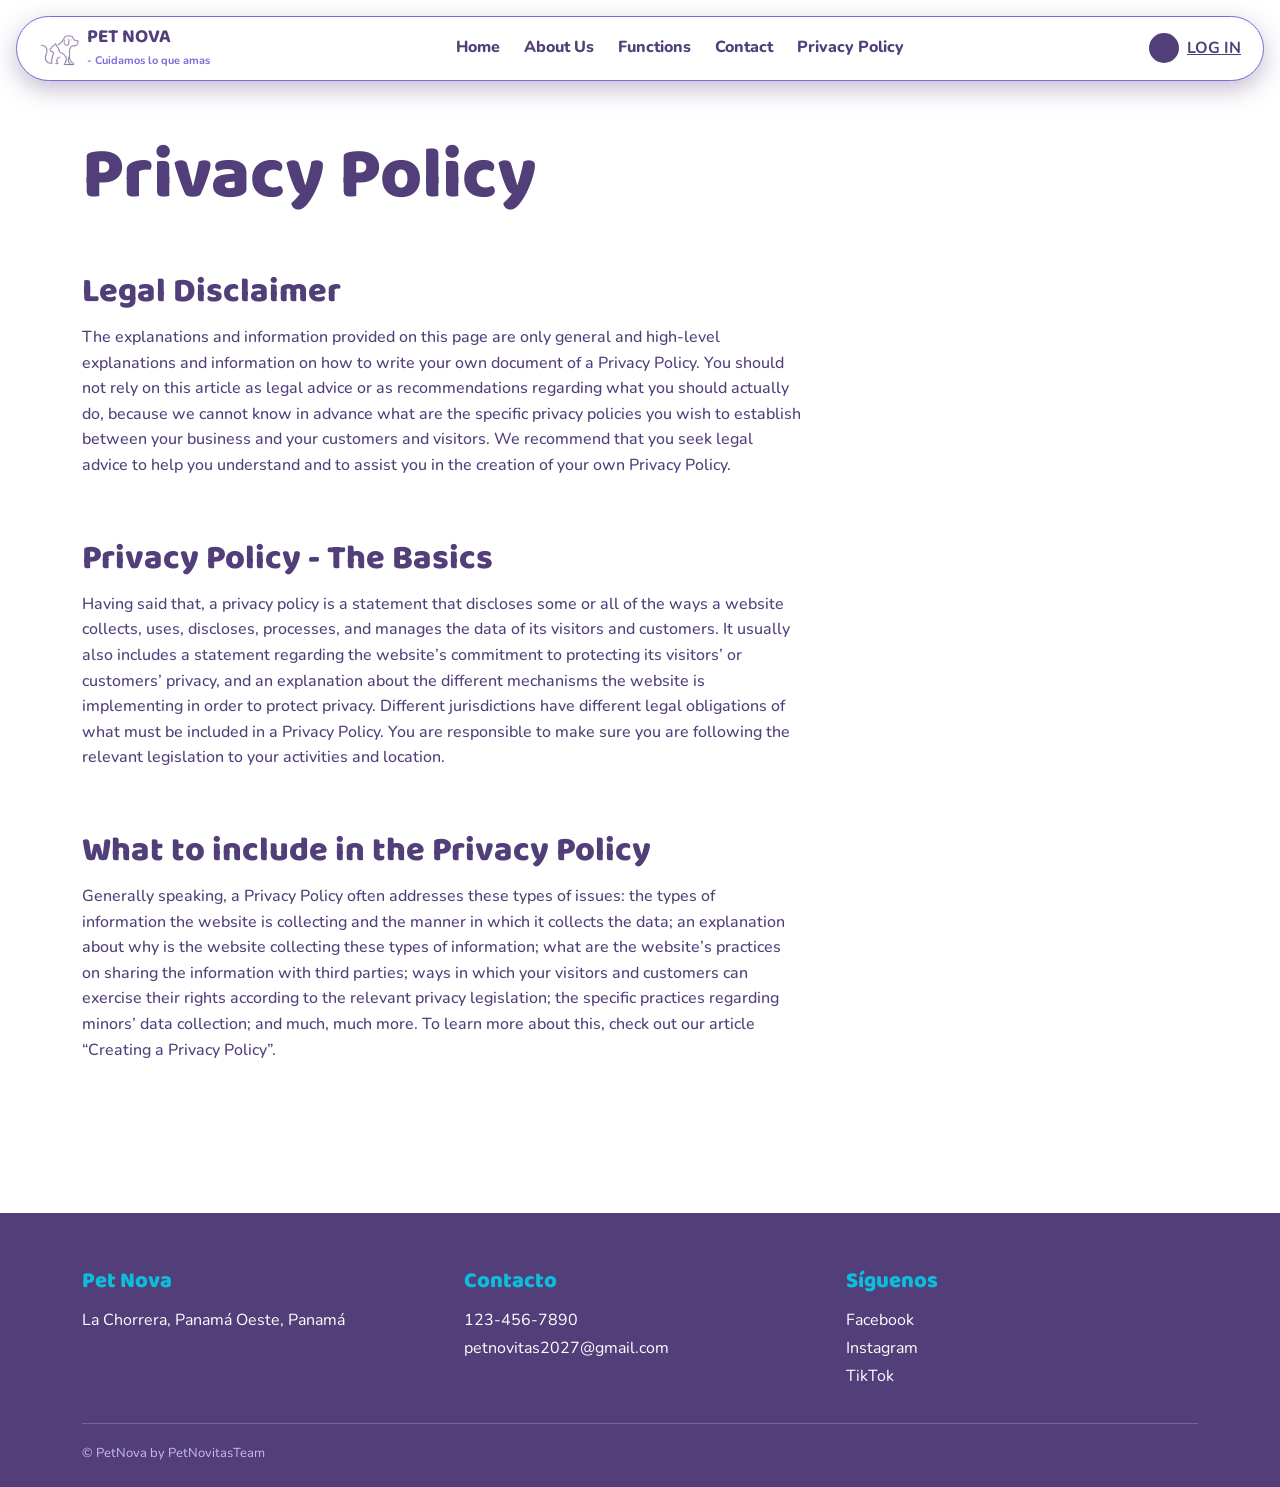
<file: privacidad.html>
<!DOCTYPE html>
<html lang="en">

<head>
    <meta charset="UTF-8">
    <meta name="viewport" content="width=device-width, initial-scale=1.0">
    <title>Privacy Policy – Pet Nova</title>
    <link
        href="https://fonts.googleapis.com/css2?family=Baloo+2:wght@700;800&family=Nunito:wght@500;600;700;800&display=swap"
        rel="stylesheet">

    <style>
        /* ===================================================== */
        /* ===== BASE ===== */
        /* ===================================================== */
        :root {
            --morado: #523f7a;
            --lila: #8268d5;
            --celeste: #0cbddc;
            --tinta: #2b2046;
        }

        * {
            margin: 0;
            padding: 0;
            box-sizing: border-box;
        }

        body {
            font-family: 'Nunito', Arial, sans-serif;
            color: var(--tinta);
            background: #fff;
        }

        img {
            max-width: 100%;
            display: block;
        }

        a {
            text-decoration: none;
            color: inherit;
        }

        /* Títulos: Baloo 2 */
        h1,
        h2,
        h4 {
            font-family: 'Baloo 2', Arial, sans-serif;
            font-weight: 800;
        }

        .contenedor {
            max-width: 1180px;
            margin: 0 auto;
            padding: 0 32px;
        }

        :focus-visible {
            outline: 3px solid var(--celeste);
            outline-offset: 3px;
        }

        /* ===================================================== */
        /* ===== MENÚ ===== */
        /* ===================================================== */
        .menu {
            position: fixed;
            top: 16px;
            left: 16px;
            right: 16px;
            z-index: 1000;
            background: #fff;
            border: 1px solid var(--lila);
            border-radius: 50px;
            padding: 10px 22px;
            box-shadow: 0 8px 25px rgba(82, 63, 122, .35);
            display: flex;
            align-items: center;
            justify-content: space-between;
            gap: 14px;
        }

        .logo {
            display: flex;
            align-items: center;
            gap: 8px;
        }

        .logo img {
            width: 40px;
        }

        .logo-texto strong {
            display: block;
            font-family: 'Baloo 2';
            font-size: 19px;
            color: var(--morado);
            line-height: 1.1;
        }

        .logo-texto small {
            color: var(--lila);
            font-weight: 700;
            font-size: 11px;
        }

        .menu nav {
            display: flex;
            gap: 24px;
        }

        .menu nav a {
            font-weight: 800;
            color: var(--morado);
            padding: 4px 0;
            border-bottom: 3px solid transparent;
            transition: border-color .25s, color .25s;
        }

        .menu nav a:hover {
            color: var(--lila);
            border-color: var(--lila);
        }

        .login {
            display: flex;
            align-items: center;
            gap: 8px;
            font-weight: 700;
            text-decoration: underline;
            color: var(--morado);
        }

        .circulo-morado {
            width: 30px;
            height: 30px;
            border-radius: 50%;
            background: var(--morado);
        }

        .menu-boton {
            display: none;
            background: none;
            border: 0;
            font-size: 26px;
            color: var(--morado);
            cursor: pointer;
        }

        /* ===================================================== */
        /* ===== TEXTO DE LA POLÍTICA (igual que antes) ===== */
        /* ===================================================== */
        .politica {
            padding: 140px 0 90px;
        }

        .politica-texto {
            max-width: 720px;
        }

        .politica h1 {
            font-size: clamp(46px, 6vw, 72px);
            line-height: 1;
            color: var(--morado);
            margin-bottom: 60px;
        }

        .politica h2 {
            font-size: clamp(28px, 3vw, 34px);
            line-height: 1.15;
            color: var(--morado);
            margin-bottom: 14px;
        }

        .politica p {
            font-size: 16px;
            font-weight: 500;
            line-height: 1.6;
            color: var(--morado);
            margin-bottom: 60px;
        }

        /* ===================================================== */
        /* ===== FOOTER ===== */
        /* ===================================================== */
        footer {
            background: var(--morado);
            color: #fff;
            padding: 50px 0 25px;
        }

        .footer-columnas {
            display: flex;
            flex-wrap: wrap;
            gap: 30px;
            margin-bottom: 30px;
        }

        .footer-columnas>div {
            flex: 1;
            min-width: 200px;
        }

        footer h4 {
            font-size: 22px;
            color: var(--celeste);
            margin-bottom: 10px;
        }

        footer ul {
            list-style: none;
        }

        footer li {
            margin-bottom: 6px;
        }

        footer a:hover {
            text-decoration: underline;
        }

        .copyright {
            border-top: 1px solid rgba(255, 255, 255, .2);
            padding-top: 20px;
            font-size: 13px;
            color: #c9bbec;
        }

        /* ===================================================== */
        /* ===== CELULAR ===== */
        /* ===================================================== */
        @media (max-width: 860px) {
            .menu {
                border-radius: 26px;
                flex-wrap: wrap;
            }

            .menu-boton {
                display: block;
                margin-left: auto;
            }

            .login {
                display: none;
            }

            .menu nav {
                display: none;
                flex-direction: column;
                gap: 10px;
                width: 100%;
                padding: 8px 0;
            }

            .menu nav.abierto {
                display: flex;
            }

            .contenedor {
                padding: 0 22px;
            }

            .politica {
                padding-top: 120px;
            }

            .politica h1 {
                margin-bottom: 40px;
            }

            .politica p {
                margin-bottom: 44px;
            }
        }
    </style>
</head>

<body>

    <!-- MENÚ -->
    <header class="menu" id="menu">
        <a class="logo" href="index.html">
            <img src="petnovalogo.png" alt="" onerror="this.style.display='none'">
            <span class="logo-texto"><strong>PET NOVA</strong><small>- Cuidamos lo que amas</small></span>
        </a>
        <button class="menu-boton" id="menuBoton" aria-label="Abrir menú" aria-expanded="false">☰</button>
        <nav id="menuNav">
            <a href="index.html">Home</a>
            <a href="index-about us.html">About Us</a>
            <a href="home-nuevo.html#funciones">Functions</a>
            <a href="mensaje.html">Contact</a>
            <a href="privacidad.html">Privacy Policy</a>
        </nav>
        <a class="login" href="contacto.html"><span class="circulo-morado"></span>LOG IN</a>
    </header>

    <!-- PRIVACY POLICY -->
    <main class="politica">
        <div class="contenedor">
            <div class="politica-texto">
                <h1>Privacy Policy</h1>

                <h2>Legal Disclaimer</h2>
                <p>The explanations and information provided on this page are only general and high-level explanations
                    and information on how to write your own document of a Privacy Policy. You should not rely on this
                    article as legal advice or as recommendations regarding what you should actually do, because we
                    cannot know in advance what are the specific privacy policies you wish to establish between your
                    business and your customers and visitors. We recommend that you seek legal advice to help you
                    understand and to assist you in the creation of your own Privacy Policy.</p>

                <h2>Privacy Policy - The Basics</h2>
                <p>Having said that, a privacy policy is a statement that discloses some or all of the ways a website
                    collects, uses, discloses, processes, and manages the data of its visitors and customers. It usually
                    also includes a statement regarding the website’s commitment to protecting its visitors’ or
                    customers’ privacy, and an explanation about the different mechanisms the website is implementing in
                    order to protect privacy. Different jurisdictions have different legal obligations of what must be
                    included in a Privacy Policy. You are responsible to make sure you are following the relevant
                    legislation to your activities and location.</p>

                <h2>What to include in the Privacy Policy</h2>
                <p>Generally speaking, a Privacy Policy often addresses these types of issues: the types of information
                    the website is collecting and the manner in which it collects the data; an explanation about why is
                    the website collecting these types of information; what are the website’s practices on sharing the
                    information with third parties; ways in which your visitors and customers can exercise their rights
                    according to the relevant privacy legislation; the specific practices regarding minors’ data
                    collection; and much, much more. To learn more about this, check out our article “Creating a Privacy
                    Policy”.</p>
            </div>
        </div>
    </main>

    <!-- FOOTER -->
    <footer id="contacto">
        <div class="contenedor">
            <div class="footer-columnas">
                <div>
                    <h4>Pet Nova</h4>
                    <p>La Chorrera, Panamá Oeste, Panamá</p>
                </div>
                <div>
                    <h4>Contacto</h4>
                    <ul>
                        <li>123-456-7890</li>
                        <li><a href="mailto:petnovitas2027@gmail.com">petnovitas2027@gmail.com</a></li>
                    </ul>
                </div>
                <div>
                    <h4>Síguenos</h4>
                    <ul>
                        <li><a href="http://www.facebook.com">Facebook</a></li>
                        <li><a href="http://www.instagram.com">Instagram</a></li>
                        <li><a href="http://www.tiktok.com">TikTok</a></li>
                    </ul>
                </div>
            </div>
            <p class="copyright">© PetNova by PetNovitasTeam</p>
        </div>
    </footer>

    <script>
        /* ===== MENÚ DEL CELULAR ===== */
        const menuBoton = document.getElementById('menuBoton');
        const menuNav = document.getElementById('menuNav');

        menuBoton.addEventListener('click', () => {
            const abierto = menuNav.classList.toggle('abierto');
            menuBoton.setAttribute('aria-expanded', abierto);
            menuBoton.textContent = abierto ? '✕' : '☰';
        });
    </script>

</body>

</html>
</file>
